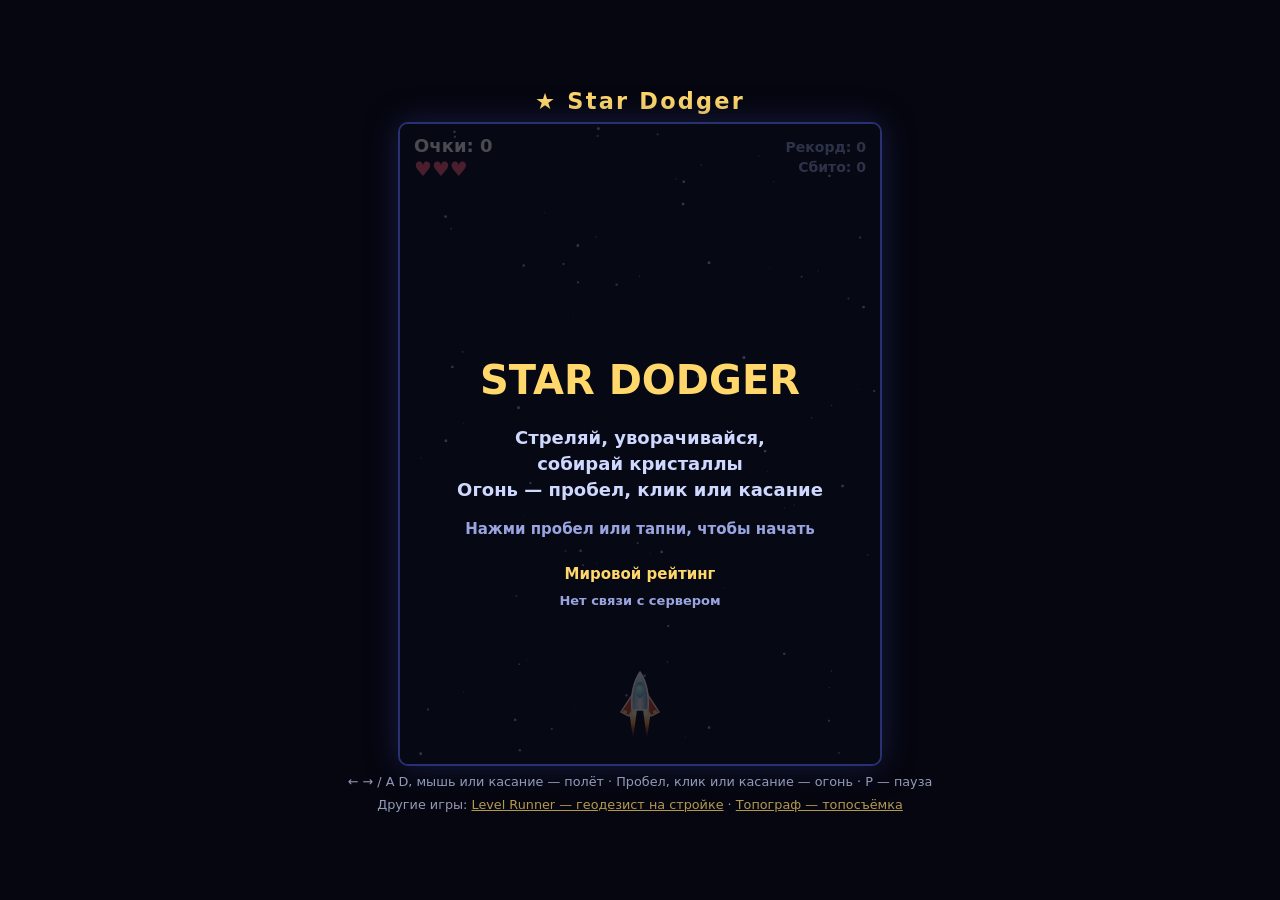
<file: index.html>
<!doctype html>
<html lang="ru">
<head>
<meta charset="utf-8">
<meta name="viewport" content="width=device-width, initial-scale=1">
<title>Star Dodger</title>
<link rel="stylesheet" href="style.css?v=20261002b">
</head>
<body>
<main>
  <h1>★ Star Dodger</h1>
  <canvas id="game" width="480" height="640"></canvas>
  <form id="nameForm" hidden>
    <input id="nameInput" maxlength="20" placeholder="Ваше имя" autocomplete="nickname">
    <button>В рейтинг</button>
  </form>
  <p class="hint">← → / A D, мышь или касание — полёт · Пробел, клик или касание — огонь · P — пауза</p>
  <p class="hint">Другие игры: <a href="surveyor/">Level Runner — геодезист на стройке</a> · <a href="topograf/">Топограф — топосъёмка</a></p>
</main>
<script src="https://telegram.org/js/telegram-web-app.js"></script>
<script src="webapp.js?v=20261002b"></script>
<script src="game.js?v=20261002b"></script>
</body>
</html>
</file>
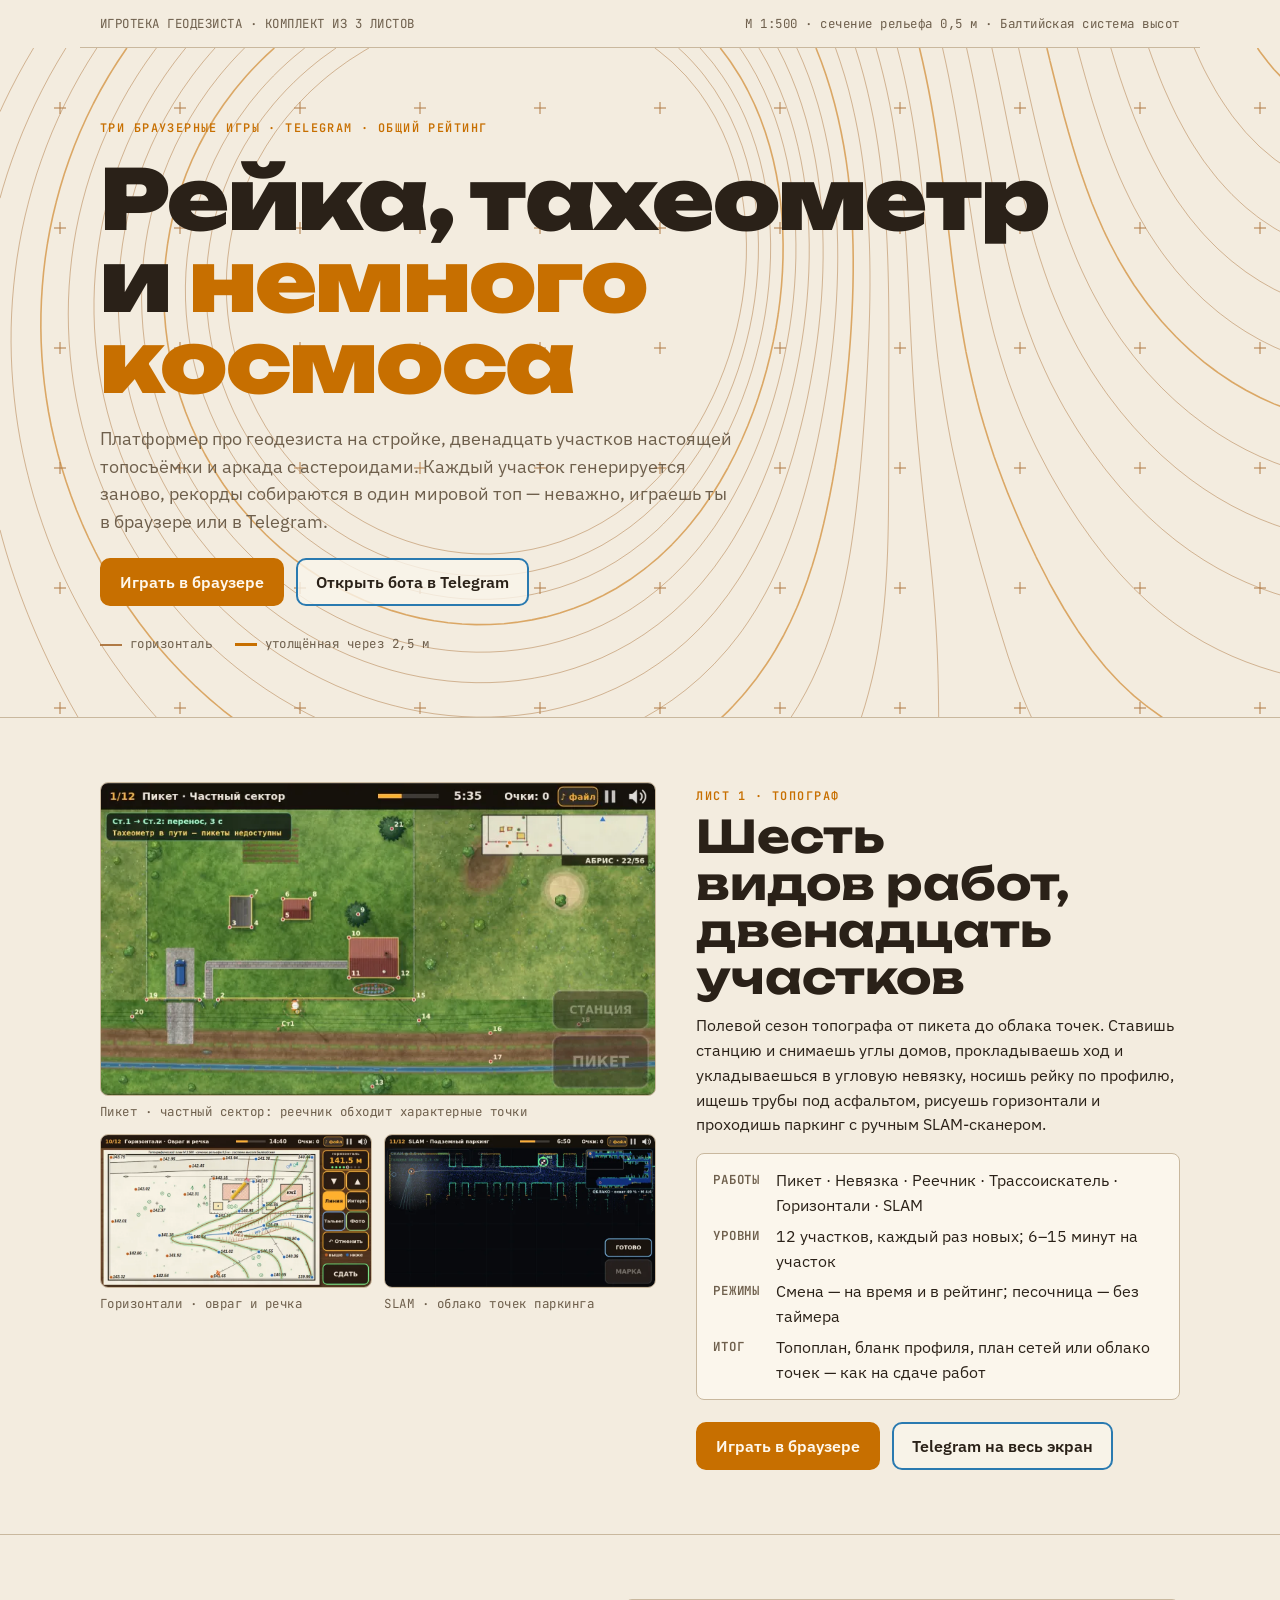
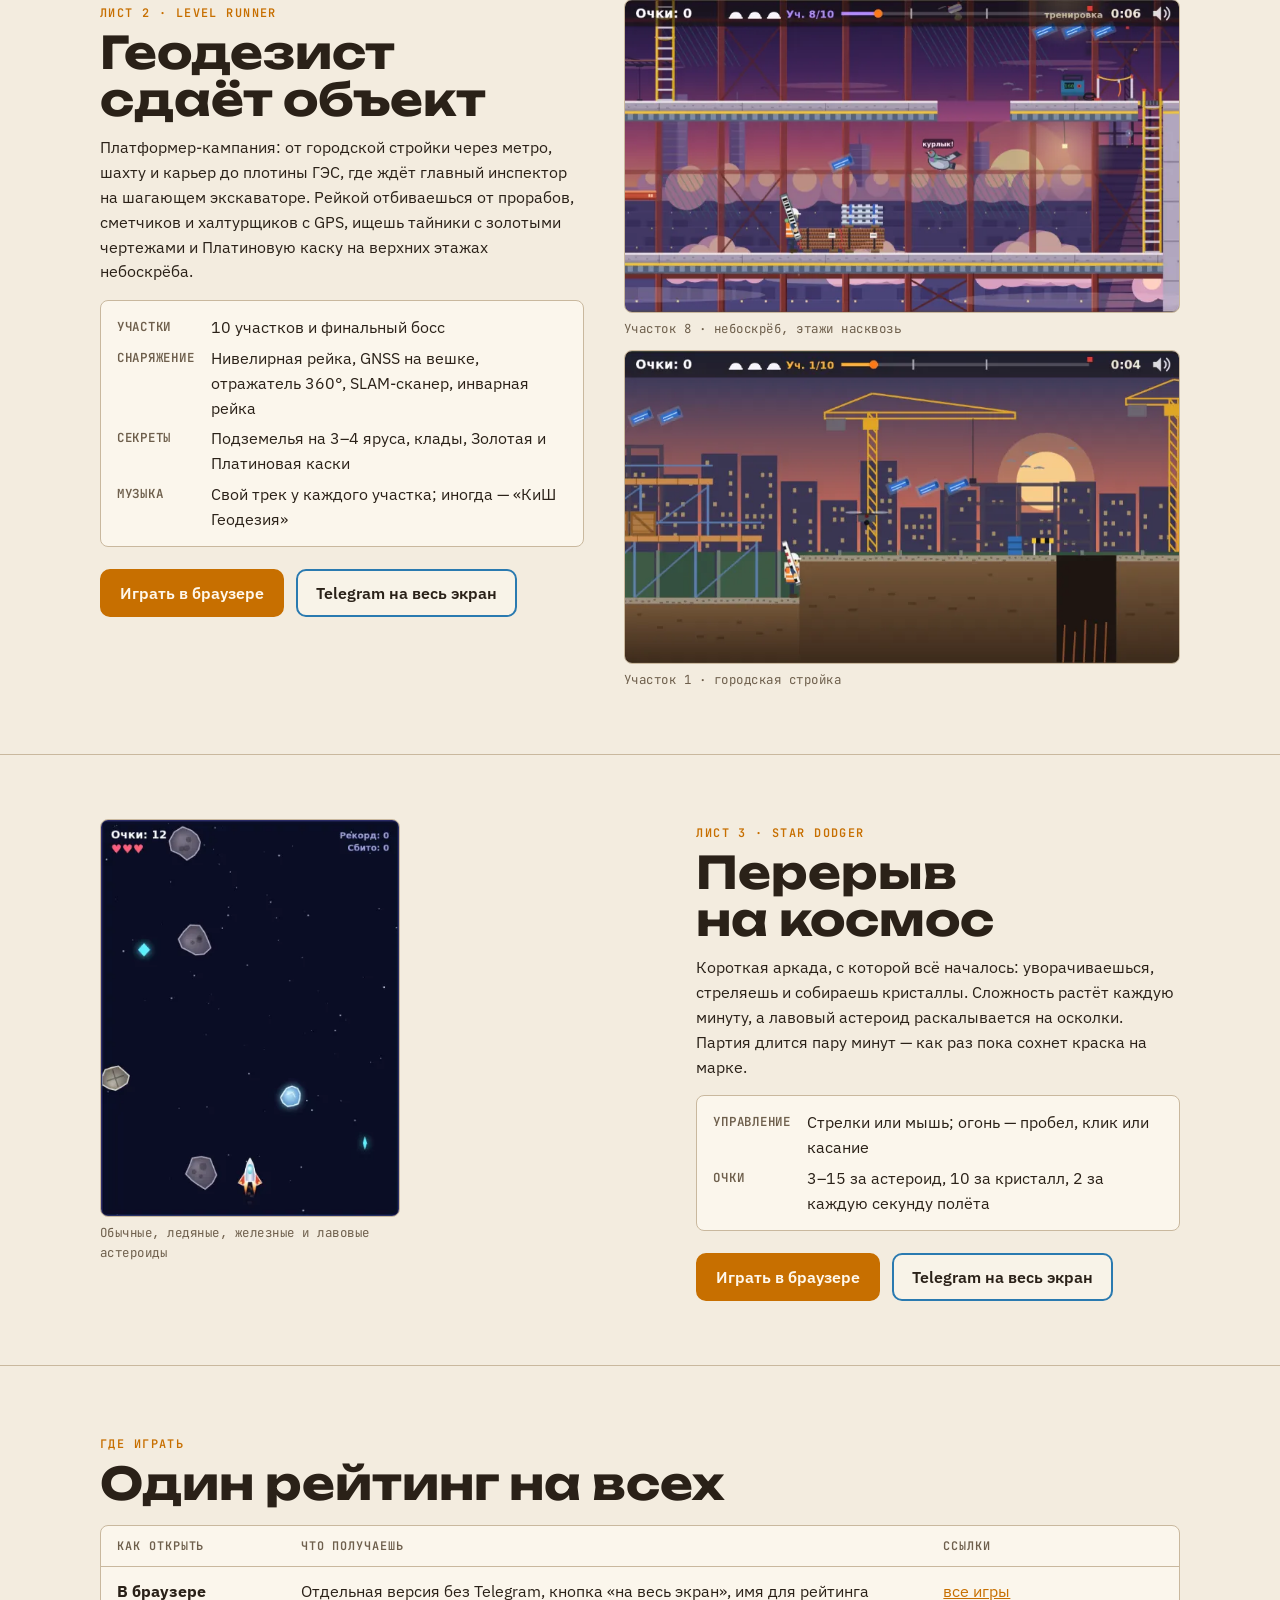
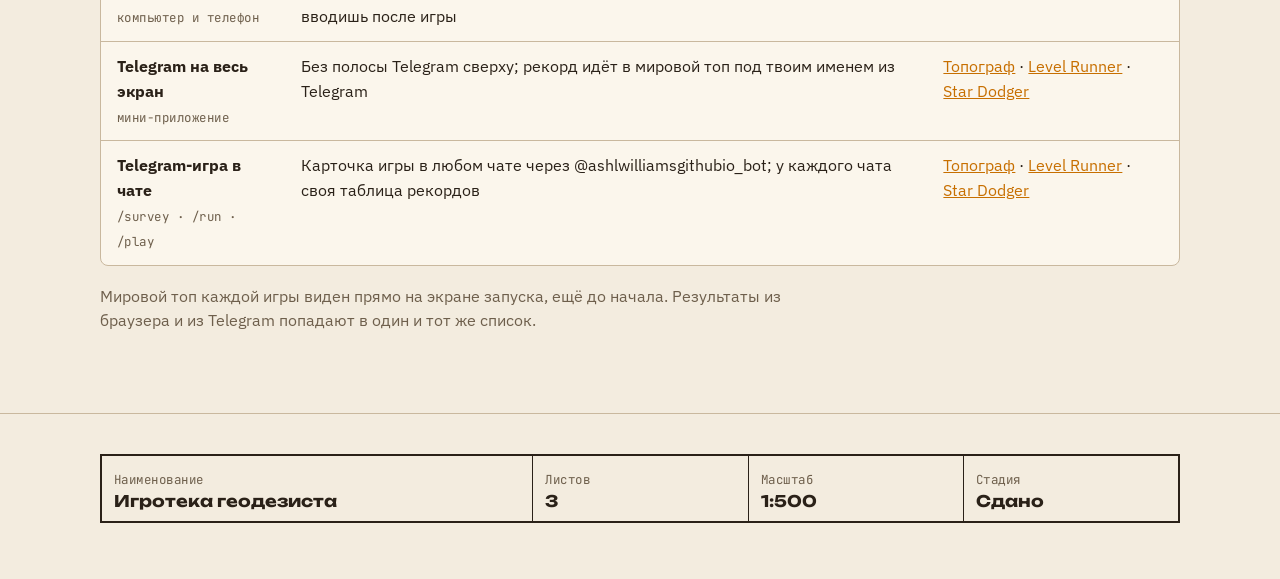
<file: igroteka/index.html>
<!doctype html>
<html lang="ru">
<head>
<meta charset="utf-8">
<meta name="viewport" content="width=device-width, initial-scale=1, viewport-fit=cover">
<meta name="description" content="Три игры про геодезию и космос — Топограф, Level Runner и Star Dodger: в браузере и в Telegram, с общим мировым рейтингом.">
<meta property="og:title" content="Игротека геодезиста">
<meta property="og:description" content="Топограф, Level Runner и Star Dodger — играть в браузере и в Telegram.">
<title>Игротека геодезиста</title>
<link rel="preconnect" href="https://fonts.googleapis.com">
<link rel="preconnect" href="https://fonts.gstatic.com" crossorigin>
<link rel="stylesheet" href="https://fonts.googleapis.com/css2?family=Unbounded:wght@500;700;900&family=IBM+Plex+Sans:wght@400;500;600&family=JetBrains+Mono:wght@400;600&display=swap">
<style>
/* Макет: лист топоплана ночью — сетка координат и горизонтали; три игры — три листа комплекта, штамп внизу */
:root {
  --bg: #f3ecdf; --sheet: #fbf6ec; --ink: #2a2118; --dim: #6e5f4c; --line: #c9b89e; --contour: #b07a45;
  --accent: #c76f00; --accent-ink: #fff8ec; --tg: #2a7ab0;
  --display: "Unbounded", "Arial Black", system-ui, sans-serif;
  --body: "IBM Plex Sans", system-ui, -apple-system, "Segoe UI", sans-serif;
  --mono: "JetBrains Mono", ui-monospace, "SFMono-Regular", Consolas, monospace;
}
@media (prefers-color-scheme: dark) { :root:not([data-theme="light"]) {
  --bg: #15110d; --sheet: #1e1812; --ink: #f1e6d6; --dim: #b5a58c; --line: #4a3c2c; --contour: #7a5631;
  --accent: #ffb02e; --accent-ink: #1a120a; --tg: #6cc0f5; color-scheme: dark } }
:root[data-theme="dark"] {
  --bg: #15110d; --sheet: #1e1812; --ink: #f1e6d6; --dim: #b5a58c; --line: #4a3c2c; --contour: #7a5631;
  --accent: #ffb02e; --accent-ink: #1a120a; --tg: #6cc0f5; color-scheme: dark }

* { box-sizing: border-box; }
body { background: var(--bg); color: var(--ink); font: 16px/1.55 var(--body); }
.wrap { max-width: 1120px; margin: 0 auto; padding-inline: 20px; }
a { color: inherit; }
a:focus-visible, button:focus-visible { outline: 3px solid var(--accent); outline-offset: 3px; border-radius: 6px; }
.mono { font-family: var(--mono); font-size: .78rem; letter-spacing: .04em; color: var(--dim); }

/* ---------- шапка-полоса с координатами ---------- */
.rail { display: flex; flex-wrap: wrap; gap: 6px 24px; justify-content: space-between; padding-block: 14px; border-bottom: 1px solid var(--line); }

/* ---------- первый экран ---------- */
.hero { position: relative; overflow: hidden; border-bottom: 1px solid var(--line); }
.hero canvas { position: absolute; inset: 0; width: 100%; height: 100%; display: block; }
.hero .wrap { position: relative; padding-block: 72px 64px; display: grid; gap: 22px; }
h1 { margin: 0; font: 900 clamp(2.3rem, 7vw, 5.2rem)/0.98 var(--display); letter-spacing: -.02em; text-wrap: balance; max-width: 13ch; }
h1 em { font-style: normal; color: var(--accent); }
.lead { margin: 0; max-width: 58ch; font-size: 1.12rem; color: var(--dim); }
.cta { display: flex; flex-wrap: wrap; gap: 12px; }
.btn { display: inline-flex; align-items: center; gap: 8px; padding: 12px 18px; border-radius: 10px; font: 600 .98rem var(--body);
       text-decoration: none; border: 2px solid var(--accent); transition: transform .15s ease, background-color .15s ease; }
.btn.main { background: var(--accent); color: var(--accent-ink); }
.btn.ghost { color: var(--ink); background: color-mix(in srgb, var(--sheet) 80%, transparent); }
.btn.tg { border-color: var(--tg); color: var(--ink); background: color-mix(in srgb, var(--sheet) 80%, transparent); }
.btn:hover { transform: translateY(-2px); }
.legend { display: flex; flex-wrap: wrap; gap: 8px 22px; margin-top: 6px; }
.legend span::before { content: ""; display: inline-block; width: 22px; height: 2px; vertical-align: middle; margin-right: 8px; background: var(--contour); }
.legend span.thick::before { height: 3px; background: var(--accent); }

/* ---------- листы-игры ---------- */
.sheet { border-bottom: 1px solid var(--line); padding-block: 64px; }
.sheet .wrap { display: grid; grid-template-columns: minmax(0, 1.15fr) minmax(0, 1fr); gap: 40px; align-items: start; }
.sheet.flip .wrap { grid-template-columns: minmax(0, 1fr) minmax(0, 1.15fr); }
.sheet.flip .shots { order: 2; }
.tag { font: 600 .74rem var(--mono); letter-spacing: .12em; text-transform: uppercase; color: var(--accent); }
h2 { margin: 6px 0 12px; font: 700 clamp(1.8rem, 4vw, 2.8rem)/1.05 var(--display); text-wrap: balance; }
.sheet p { margin: 0 0 16px; max-width: 60ch; }
.shots { display: grid; gap: 12px; min-width: 0; }
.shots img { width: 100%; height: auto; display: block; border-radius: 8px; border: 1px solid var(--line); background: #000; }
.shots .pair { display: grid; grid-template-columns: 1fr 1fr; gap: 12px; }
.shots figcaption { margin-top: 6px; }
.shots figure { margin: 0; min-width: 0; }
.facts { display: grid; grid-template-columns: max-content 1fr; gap: 6px 16px; margin: 0 0 22px; padding: 14px 16px; background: var(--sheet); border: 1px solid var(--line); border-radius: 8px; }
.facts dt { font: 600 .78rem var(--mono); color: var(--dim); text-transform: uppercase; letter-spacing: .06em; padding-top: 3px; }
.facts dd { margin: 0; min-width: 0; }
.levels { font-variant-numeric: tabular-nums; }
.sd-shot { max-width: 300px; margin-inline: auto; }

/* ---------- рейтинг и где играть ---------- */
.where { padding-block: 64px; border-bottom: 1px solid var(--line); }
.where h2 { margin-bottom: 18px; }
.table-scroll { overflow-x: auto; border: 1px solid var(--line); border-radius: 8px; background: var(--sheet); }
table { border-collapse: collapse; width: 100%; min-width: 620px; }
th, td { text-align: left; padding: 12px 16px; border-bottom: 1px solid var(--line); vertical-align: top; }
th { font: 600 .74rem var(--mono); text-transform: uppercase; letter-spacing: .08em; color: var(--dim); }
tr:last-child td { border-bottom: 0; }
td a { color: var(--accent); }
.note { margin-top: 18px; max-width: 70ch; color: var(--dim); }

/* ---------- штамп чертежа ---------- */
.stamp { padding-block: 40px 56px; }
.stamp .grid { display: grid; grid-template-columns: 2fr 1fr 1fr 1fr; border: 2px solid var(--ink); }
.stamp .grid > div { padding: 10px 12px; border-left: 1px solid var(--ink); min-width: 0; }
.stamp .grid > div:first-child { border-left: 0; }
.stamp b { display: block; font: 700 1rem var(--display); }

@media (max-width: 820px) {
  .sheet .wrap, .sheet.flip .wrap { grid-template-columns: minmax(0, 1fr); }
  .sheet.flip .shots { order: 0; }
  .stamp .grid { grid-template-columns: 1fr 1fr; }
  .stamp .grid > div:nth-child(3) { border-left: 0; }
  .stamp .grid > div:nth-child(n+3) { border-top: 1px solid var(--ink); }
}
@media (max-width: 460px) { .shots .pair { grid-template-columns: 1fr; } .facts { grid-template-columns: 1fr; gap: 2px; } .facts dd { margin-bottom: 8px; } }
@media (prefers-reduced-motion: reduce) { .btn { transition: none; } .btn:hover { transform: none; } }
</style>
<style>html{color-scheme:light dark} body{margin:0}</style>
</head>
<body>


<header class="rail wrap mono" aria-label="Реквизиты листа">
  <span>ИГРОТЕКА ГЕОДЕЗИСТА · КОМПЛЕКТ ИЗ 3 ЛИСТОВ</span>
  <span>М 1:500 · сечение рельефа 0,5 м · Балтийская система высот</span>
</header>

<section class="hero" aria-labelledby="hero-title">
  <canvas id="contours" aria-hidden="true"></canvas>
  <div class="wrap">
    <span class="tag">Три браузерные игры · Telegram · общий рейтинг</span>
    <h1 id="hero-title">Рейка, тахеометр и <em>немного космоса</em></h1>
    <p class="lead">Платформер про геодезиста на стройке, двенадцать участков настоящей топосъёмки и аркада с астероидами.
      Каждый участок генерируется заново, рекорды собираются в один мировой топ — неважно, играешь ты в браузере или в Telegram.</p>
    <div class="cta">
      <a class="btn main" href="https://ashlwilliams.github.io/Test_Claude/web/" target="_blank" rel="noopener">Играть в браузере</a>
      <a class="btn tg" href="https://t.me/ashlwilliamsgithubio_bot" target="_blank" rel="noopener">Открыть бота в Telegram</a>
    </div>
    <div class="legend mono" aria-hidden="true"><span>горизонталь</span><span class="thick">утолщённая через 2,5 м</span></div>
  </div>
</section>

<section class="sheet" aria-labelledby="t-tp">
  <div class="wrap">
    <div class="shots">
      <figure><img src="[data-uri]" alt="Топограф, уровень «Пикет»: реечник снимает частный сектор, мини-абрис в углу"><figcaption class="mono">Пикет · частный сектор: реечник обходит характерные точки</figcaption></figure>
      <div class="pair">
        <figure><img src="[data-uri]" alt="Топограф, уровень «Горизонтали»: лист плана с пикетами и горизонталями"><figcaption class="mono">Горизонтали · овраг и речка</figcaption></figure>
        <figure><img src="[data-uri]" alt="Топограф, уровень SLAM: облако точек подземного паркинга"><figcaption class="mono">SLAM · облако точек паркинга</figcaption></figure>
      </div>
    </div>
    <div>
      <span class="tag">Лист 1 · Топограф</span>
      <h2 id="t-tp">Шесть видов работ, двенадцать участков</h2>
      <p>Полевой сезон топографа от пикета до облака точек. Ставишь станцию и снимаешь углы домов, прокладываешь ход и укладываешься
         в угловую невязку, носишь рейку по профилю, ищешь трубы под асфальтом, рисуешь горизонтали и проходишь паркинг с ручным SLAM-сканером.</p>
      <dl class="facts">
        <dt>Работы</dt><dd>Пикет · Невязка · Реечник · Трассоискатель · Горизонтали · SLAM</dd>
        <dt>Уровни</dt><dd class="levels">12 участков, каждый раз новых; 6–15 минут на участок</dd>
        <dt>Режимы</dt><dd>Смена — на время и в рейтинг; песочница — без таймера</dd>
        <dt>Итог</dt><dd>Топоплан, бланк профиля, план сетей или облако точек — как на сдаче работ</dd>
      </dl>
      <div class="cta">
        <a class="btn main" href="https://ashlwilliams.github.io/Test_Claude/topograf/web.html" target="_blank" rel="noopener">Играть в браузере</a>
        <a class="btn tg" href="https://t.me/ashlwilliamsgithubio_bot/topografnew" target="_blank" rel="noopener">Telegram на весь экран</a>
      </div>
    </div>
  </div>
</section>

<section class="sheet flip" aria-labelledby="t-lr">
  <div class="wrap">
    <div>
      <span class="tag">Лист 2 · Level Runner</span>
      <h2 id="t-lr">Геодезист сдаёт объект</h2>
      <p>Платформер-кампания: от городской стройки через метро, шахту и карьер до плотины ГЭС, где ждёт главный инспектор на шагающем экскаваторе.
         Рейкой отбиваешься от прорабов, сметчиков и халтурщиков с GPS, ищешь тайники с золотыми чертежами и Платиновую каску на верхних этажах небоскрёба.</p>
      <dl class="facts">
        <dt>Участки</dt><dd class="levels">10 участков и финальный босс</dd>
        <dt>Снаряжение</dt><dd>Нивелирная рейка, GNSS на вешке, отражатель 360°, SLAM-сканер, инварная рейка</dd>
        <dt>Секреты</dt><dd>Подземелья на 3–4 яруса, клады, Золотая и Платиновая каски</dd>
        <dt>Музыка</dt><dd>Свой трек у каждого участка; иногда — «КиШ Геодезия»</dd>
      </dl>
      <div class="cta">
        <a class="btn main" href="https://ashlwilliams.github.io/Test_Claude/surveyor/web.html" target="_blank" rel="noopener">Играть в браузере</a>
        <a class="btn tg" href="https://t.me/ashlwilliamsgithubio_bot/levelrunnernew" target="_blank" rel="noopener">Telegram на весь экран</a>
      </div>
    </div>
    <div class="shots">
      <figure><img src="[data-uri]" alt="Level Runner, небоскрёб: геодезист с инварной рейкой на этаже, голубь «курлык»"><figcaption class="mono">Участок 8 · небоскрёб, этажи насквозь</figcaption></figure>
      <figure><img src="[data-uri]" alt="Level Runner, городская стройка: геодезист с рейкой у забора стройки"><figcaption class="mono">Участок 1 · городская стройка</figcaption></figure>
    </div>
  </div>
</section>

<section class="sheet" aria-labelledby="t-sd">
  <div class="wrap">
    <div class="shots"><figure class="sd-shot"><img src="[data-uri]" alt="Star Dodger: корабль среди астероидов и кристаллов"><figcaption class="mono">Обычные, ледяные, железные и лавовые астероиды</figcaption></figure></div>
    <div>
      <span class="tag">Лист 3 · Star Dodger</span>
      <h2 id="t-sd">Перерыв на космос</h2>
      <p>Короткая аркада, с которой всё началось: уворачиваешься, стреляешь и собираешь кристаллы. Сложность растёт каждую минуту,
         а лавовый астероид раскалывается на осколки. Партия длится пару минут — как раз пока сохнет краска на марке.</p>
      <dl class="facts">
        <dt>Управление</dt><dd>Стрелки или мышь; огонь — пробел, клик или касание</dd>
        <dt>Очки</dt><dd>3–15 за астероид, 10 за кристалл, 2 за каждую секунду полёта</dd>
      </dl>
      <div class="cta">
        <a class="btn main" href="https://ashlwilliams.github.io/Test_Claude/web.html" target="_blank" rel="noopener">Играть в браузере</a>
        <a class="btn tg" href="https://t.me/ashlwilliamsgithubio_bot/stardodgernew" target="_blank" rel="noopener">Telegram на весь экран</a>
      </div>
    </div>
  </div>
</section>

<section class="where" aria-labelledby="t-where">
  <div class="wrap">
    <span class="tag">Где играть</span>
    <h2 id="t-where">Один рейтинг на всех</h2>
    <div class="table-scroll">
      <table>
        <thead><tr><th>Как открыть</th><th>Что получаешь</th><th>Ссылки</th></tr></thead>
        <tbody>
          <tr><td><b>В браузере</b><br><span class="mono">компьютер и телефон</span></td><td>Отдельная версия без Telegram, кнопка «на весь экран», имя для рейтинга вводишь после игры</td>
              <td><a href="https://ashlwilliams.github.io/Test_Claude/web/" target="_blank" rel="noopener">все игры</a></td></tr>
          <tr><td><b>Telegram на весь экран</b><br><span class="mono">мини-приложение</span></td><td>Без полосы Telegram сверху; рекорд идёт в мировой топ под твоим именем из Telegram</td>
              <td><a href="https://t.me/ashlwilliamsgithubio_bot/topografnew" target="_blank" rel="noopener">Топограф</a> · <a href="https://t.me/ashlwilliamsgithubio_bot/levelrunnernew" target="_blank" rel="noopener">Level Runner</a> · <a href="https://t.me/ashlwilliamsgithubio_bot/stardodgernew" target="_blank" rel="noopener">Star Dodger</a></td></tr>
          <tr><td><b>Telegram-игра в чате</b><br><span class="mono">/survey · /run · /play</span></td><td>Карточка игры в любом чате через @ashlwilliamsgithubio_bot; у каждого чата своя таблица рекордов</td>
              <td><a href="https://t.me/ashlwilliamsgithubio_bot?game=topograf" target="_blank" rel="noopener">Топограф</a> · <a href="https://t.me/ashlwilliamsgithubio_bot?game=levelrunner" target="_blank" rel="noopener">Level Runner</a> · <a href="https://t.me/ashlwilliamsgithubio_bot?game=stardodger" target="_blank" rel="noopener">Star Dodger</a></td></tr>
        </tbody>
      </table>
    </div>
    <p class="note">Мировой топ каждой игры виден прямо на экране запуска, ещё до начала. Результаты из браузера и из Telegram попадают в один и тот же список.</p>
  </div>
</section>

<footer class="stamp wrap" aria-label="Штамп">
  <div class="grid">
    <div><span class="mono">Наименование</span><b>Игротека геодезиста</b></div>
    <div><span class="mono">Листов</span><b>3</b></div>
    <div><span class="mono">Масштаб</span><b>1:500</b></div>
    <div><span class="mono">Стадия</span><b>Сдано</b></div>
  </div>
</footer>

<script>
// Горизонтали на первом экране: поле высот из нескольких «холмов», изолинии методом квадратов; медленно дрейфуют.
(() => {
  const cv = document.getElementById('contours'), ctx = cv.getContext('2d');
  const still = matchMedia('(prefers-reduced-motion: reduce)').matches;
  const hills = Array.from({ length: 7 }, (_, i) => ({ x: Math.random(), y: Math.random(), r: .18 + Math.random() * .25, h: (i % 3 ? 1 : -.7) * (.6 + Math.random()), vx: (Math.random() - .5) * .004, vy: (Math.random() - .5) * .004 }));
  let W = 0, H = 0, dpr = 1;
  const css = n => getComputedStyle(document.documentElement).getPropertyValue(n).trim();
  function size() { dpr = Math.min(devicePixelRatio || 1, 2); W = cv.clientWidth; H = cv.clientHeight; cv.width = W * dpr; cv.height = H * dpr; }
  function field(x, y) { let z = .6 * y / H; for (const k of hills) { const dx = x - k.x * W, dy = y - k.y * H, R = k.r * Math.max(W, H); z += k.h * Math.exp(-(dx * dx + dy * dy) / (R * R)); } return z; }
  function draw(t) {
    ctx.setTransform(dpr, 0, 0, dpr, 0, 0); ctx.clearRect(0, 0, W, H);
    const step = 14, nx = Math.ceil(W / step) + 1, ny = Math.ceil(H / step) + 1, g = new Float32Array(nx * ny);
    for (let j = 0; j < ny; j++) for (let i = 0; i < nx; i++) g[j * nx + i] = field(i * step, j * step);
    const lo = -1.2, hi = 2.2, dz = .12, thin = css('--contour'), bold = css('--accent');
    for (let k = 0, z = lo; z < hi; z += dz, k++) {
      ctx.beginPath();
      for (let j = 0; j < ny - 1; j++) for (let i = 0; i < nx - 1; i++) {
        const a = g[j * nx + i], b = g[j * nx + i + 1], c = g[(j + 1) * nx + i + 1], d = g[(j + 1) * nx + i];
        const pts = []; const x = i * step, y = j * step;
        if ((a > z) !== (b > z)) pts.push([x + step * (z - a) / (b - a), y]);
        if ((b > z) !== (c > z)) pts.push([x + step, y + step * (z - b) / (c - b)]);
        if ((d > z) !== (c > z)) pts.push([x + step * (z - d) / (c - d), y + step]);
        if ((a > z) !== (d > z)) pts.push([x, y + step * (z - a) / (d - a)]);
        if (pts.length >= 2) { ctx.moveTo(pts[0][0], pts[0][1]); ctx.lineTo(pts[1][0], pts[1][1]); if (pts.length === 4) { ctx.moveTo(pts[2][0], pts[2][1]); ctx.lineTo(pts[3][0], pts[3][1]); } }
      }
      const main = k % 5 === 0; ctx.strokeStyle = main ? bold : thin; ctx.globalAlpha = main ? .55 : .5; ctx.lineWidth = main ? 1.6 : 1; ctx.stroke();
    }
    ctx.globalAlpha = 1;
    // кресты координатной сетки, как на листе плана
    ctx.strokeStyle = thin; ctx.lineWidth = 1;
    for (let x = 60; x < W; x += 120) for (let y = 60; y < H; y += 120) { ctx.beginPath(); ctx.moveTo(x - 6, y); ctx.lineTo(x + 6, y); ctx.moveTo(x, y - 6); ctx.lineTo(x, y + 6); ctx.stroke(); }
  }
  let last = 0;
  function tick(t) {
    if (t - last > 66) { for (const k of hills) { k.x += k.vx * .05; k.y += k.vy * .05; if (k.x < -.1 || k.x > 1.1) k.vx *= -1; if (k.y < -.1 || k.y > 1.1) k.vy *= -1; } draw(t); last = t; }
    requestAnimationFrame(tick);
  }
  size(); draw(0);
  addEventListener('resize', () => { size(); draw(0); });
  matchMedia('(prefers-color-scheme: dark)').addEventListener('change', () => draw(0));
  new MutationObserver(() => draw(0)).observe(document.documentElement, { attributes: true, attributeFilter: ['data-theme'] });
  if (!still) requestAnimationFrame(tick);
})();
</script>

</body>
</html>
</file>
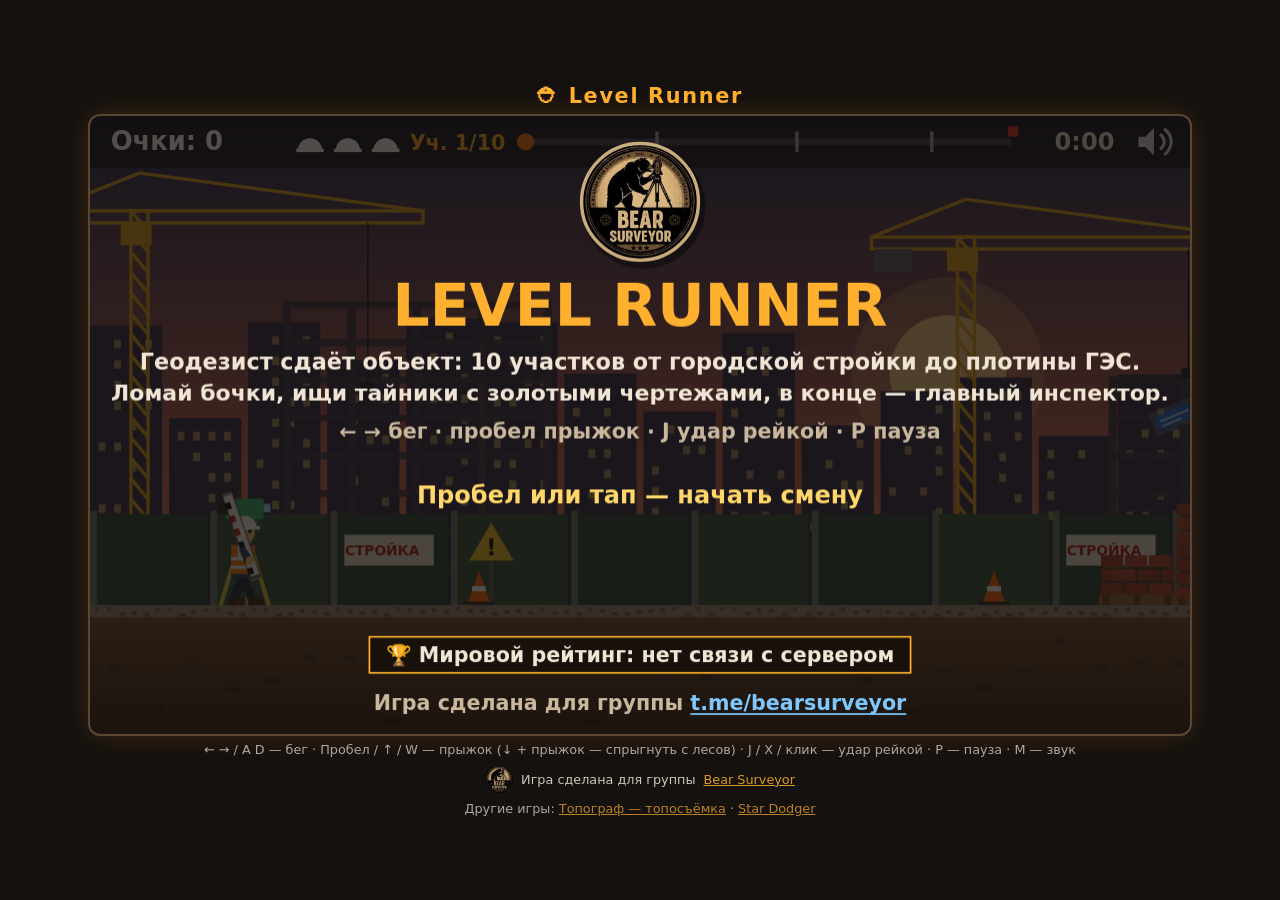
<file: surveyor/index.html>
<!doctype html>
<html lang="ru">
<head>
<meta charset="utf-8">
<meta name="viewport" content="width=device-width, initial-scale=1, maximum-scale=1, user-scalable=no">
<meta name="screen-orientation" content="landscape">
<title>Level Runner</title>
<link rel="stylesheet" href="style.css?v=20261002b">
</head>
<body>
<main>
  <h1>⛑ Level Runner</h1>
  <!-- сцена: на компьютере — окно 16:9, на телефоне — весь экран; в вертикальном положении поворачивается на 90° -->
  <div id="stage">
    <canvas id="game"></canvas>
    <form id="nameForm" hidden>
      <input id="nameInput" maxlength="20" placeholder="Ваше имя" autocomplete="nickname">
      <button>В рейтинг</button>
    </form>
  </div>
  <p class="hint">← → / A D — бег · Пробел / ↑ / W — прыжок (↓ + прыжок — спрыгнуть с лесов) · J / X / клик — удар рейкой · P — пауза · M — звук</p>
  <p class="hint credit"><img src="img/bear-surveyor.jpg" alt="Bear Surveyor" width="28" height="28"> Игра сделана для группы <a href="https://t.me/bearsurveyor" target="_blank" rel="noopener">Bear Surveyor</a></p>
  <p class="hint">Другие игры: <a href="../topograf/">Топограф — топосъёмка</a> · <a href="../">Star Dodger</a></p>
</main>
<script src="https://telegram.org/js/telegram-web-app.js"></script>
<script src="../webapp.js?v=20261002b"></script>
<script src="audio.js?v=20261002b"></script>
<script src="engine.js?v=20261002b"></script>
<!-- участки кампании: каждый — отдельная тема (см. THEMES.md) -->
<script src="themes/01-city.js?v=20261002b"></script>
<script src="themes/02-pit.js?v=20261002b"></script>
<script src="themes/03-metro.js?v=20261002b"></script>
<script src="themes/04-mine.js?v=20261002b"></script>
<script src="themes/05-quarry.js?v=20261002b"></script>
<script src="themes/06-road.js?v=20261002b"></script>
<script src="themes/07-bridge.js?v=20261002b"></script>
<script src="themes/08-tower.js?v=20261002b"></script>
<script src="themes/09-tundra.js?v=20261002b"></script>
<script src="themes/10-dam.js?v=20261002b"></script>
<script>startGame();</script>
</body>
</html>
</file>
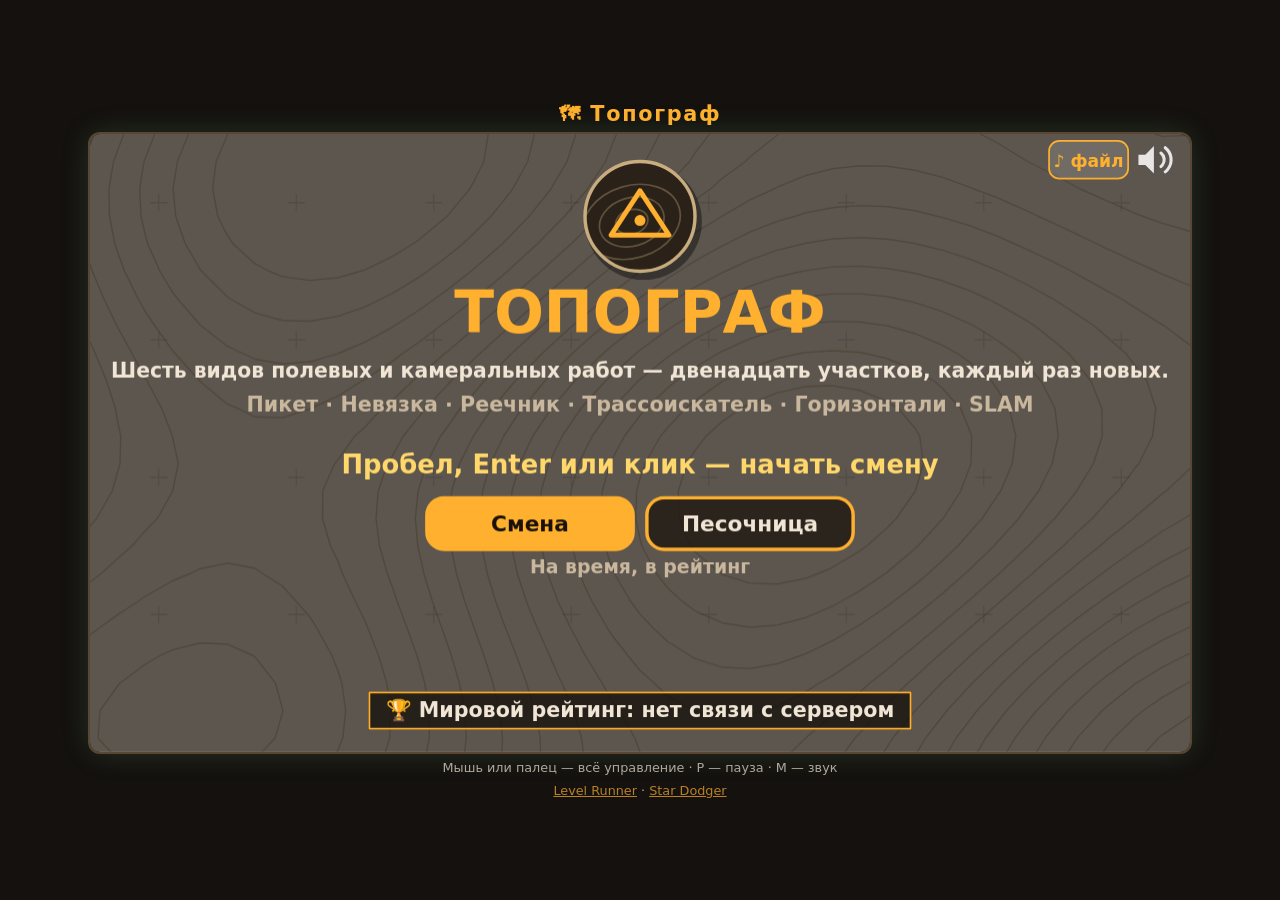
<file: topograf/index.html>
<!doctype html>
<html lang="ru">
<head>
<meta charset="utf-8">
<meta name="viewport" content="width=device-width, initial-scale=1, maximum-scale=1, user-scalable=no">
<meta name="screen-orientation" content="landscape">
<title>Топограф</title>
<link rel="stylesheet" href="style.css?v=20261002b">
</head>
<body>
<main>
  <h1>🗺 Топограф</h1>
  <!-- сцена: на компьютере — окно 16:9, на телефоне — весь экран; в вертикальном положении поворачивается на 90° -->
  <div id="stage">
    <canvas id="game"></canvas>
    <form id="nameForm" hidden>
      <input id="nameInput" maxlength="20" placeholder="Ваше имя" autocomplete="nickname">
      <button>В рейтинг</button>
    </form>
  </div>
  <p class="hint">Мышь или палец — всё управление · P — пауза · M — звук</p>
  <p class="hint"><a href="../surveyor/">Level Runner</a> · <a href="../">Star Dodger</a></p>
</main>
<script src="https://telegram.org/js/telegram-web-app.js"></script>
<script src="../webapp.js?v=20261002b"></script>
<script src="music.js?v=20261002b"></script>
<script src="audio.js?v=20261002b"></script>
<script src="core.js?v=20261002b"></script>
<script src="symbols.js?v=20261002b"></script>
<!-- виды работ: каждый — отдельный файл, в каждом два варианта участка (см. MODES.md) -->
<script src="modes/1-piket.js?v=20261002b"></script>
<script src="modes/2-traverse.js?v=20261002b"></script>
<script src="modes/3-staffman.js?v=20261002b"></script>
<script src="modes/4-locator.js?v=20261002b"></script>
<script src="modes/5-contours.js?v=20261002b"></script>
<script src="modes/6-slam.js?v=20261002b"></script>
<script>startGame();</script>
</body>
</html>
</file>
<file: style.css>
html, body { margin: 0; height: 100%; background: #05060f; color: #cfd8ff; font-family: system-ui, sans-serif; }
main { min-height: 100%; display: flex; flex-direction: column; align-items: center; justify-content: center; gap: 8px; }
h1 { margin: 0; font-size: 1.4rem; letter-spacing: .1em; color: #ffd76a; }
canvas { max-width: 96vw; max-height: 82vh; aspect-ratio: 3 / 4; background: #0a0d24; border: 2px solid #2a3170; border-radius: 10px; box-shadow: 0 0 30px #2a317088; touch-action: none; cursor: none; }
.hint { margin: 0; font-size: .8rem; opacity: .7; }
#nameForm { display: flex; gap: 8px; }
#nameForm[hidden] { display: none; }
#nameForm input, #nameForm button { font: inherit; font-size: 1rem; padding: 8px 12px; border-radius: 8px; border: 2px solid #2a3170; background: #0a0d24; color: #cfd8ff; }
#nameForm button { background: #ffd76a; color: #05060f; border-color: #ffd76a; font-weight: bold; cursor: pointer; }
.hint a { color: #ffd76a; }

/* Telegram Mini App на весь экран: ниже кнопок «Закрыть» и «⋯» Telegram */
html.tgapp main { padding: calc(var(--tg-safe-area-inset-top, 0px) + var(--tg-content-safe-area-inset-top, 0px)) 0 var(--tg-safe-area-inset-bottom, 0px); box-sizing: border-box; }
/* на весь экран (fullscreen.js): только холст, как можно крупнее */
html.fs h1, html.fs .hint { display: none; }
html.fs canvas { max-height: 98vh; max-width: 98vw; }
</file>
<file: surveyor/style.css>
html, body { margin: 0; height: 100%; background: #14110f; color: #f1e6d6; font-family: system-ui, sans-serif; -webkit-user-select: none; user-select: none; -webkit-touch-callout: none; }
main { min-height: 100%; display: flex; flex-direction: column; align-items: center; justify-content: center; gap: 8px; padding: 8px 0; box-sizing: border-box; }
h1 { margin: 0; font-size: 1.3rem; letter-spacing: .08em; color: #ffb02e; }
.hint { margin: 0; font-size: .8rem; opacity: .7; text-align: center; padding: 0 12px; }
.hint a { color: #ffb02e; }
.credit { display: flex; align-items: center; justify-content: center; gap: 8px; opacity: .85; }
.credit img { border-radius: 50%; }

/* размеры сцены и холста задаёт game.js (layout) */
#stage { position: relative; flex: none; }
#stage canvas { position: absolute; display: block; background: #1e2a4a; border-radius: 10px; outline: 2px solid #5a4632; box-shadow: 0 0 30px #ff8a1a33; touch-action: none; }

/* телефон: игра на весь экран, без заголовка и подсказок */
body.touch { overflow: hidden; position: fixed; inset: 0; touch-action: none; }
body.touch main { display: block; padding: 0; }
body.touch h1, body.touch .hint { display: none; }
body.touch #stage { position: fixed; left: 0; top: 0; background: #14110f; }
body.touch #stage canvas { border-radius: 0; outline: none; box-shadow: none; }
/* телефон держат вертикально — поворачиваем сцену, чтобы игра шла горизонтально */
body.rotated #stage { transform-origin: top left; transform: rotate(90deg) translateY(-100%); }

#nameForm { position: absolute; left: 50%; bottom: 12px; transform: translateX(-50%); display: flex; gap: 8px; z-index: 2; }
#nameForm[hidden] { display: none; }
#nameForm input, #nameForm button { font: inherit; font-size: 1rem; padding: 8px 12px; border-radius: 8px; border: 2px solid #5a4632; background: rgba(42,34,27,.92); color: #f1e6d6; }
#nameForm input { width: 11em; }
#nameForm button { background: #ffb02e; color: #1a120a; border-color: #ffb02e; font-weight: bold; cursor: pointer; }

/* Telegram Mini App (в том числе Telegram на компьютере): игра на всё окно, без заголовка и подписей страницы */
html.tgapp body { overflow: hidden; position: fixed; inset: 0; touch-action: none; }
html.tgapp main { display: block; padding: 0; }
html.tgapp h1, html.tgapp .hint { display: none; }
html.tgapp #stage { position: fixed; left: 0; top: 0; background: #14110f; }
html.tgapp #stage canvas { border-radius: 0; outline: none; box-shadow: none; }

/* браузерная версия на весь экран (fullscreen.js ставит html.fs): игра на весь экран, без заголовка и подписей */
html.fs body { overflow: hidden; }
html.fs main { display: block; padding: 0; }
html.fs h1, html.fs .hint { display: none; }
html.fs #stage { position: fixed; left: 0; top: 0; background: #14110f; }
html.fs #stage canvas { border-radius: 0; outline: none; box-shadow: none; }
</file>
<file: topograf/style.css>
html, body { margin: 0; height: 100%; background: #14110f; color: #f1e6d6; font-family: system-ui, sans-serif; -webkit-user-select: none; user-select: none; -webkit-touch-callout: none; }
main { min-height: 100%; display: flex; flex-direction: column; align-items: center; justify-content: center; gap: 8px; padding: 8px 0; box-sizing: border-box; }
h1 { margin: 0; font-size: 1.3rem; letter-spacing: .08em; color: #ffb02e; }
.hint { margin: 0; font-size: .8rem; opacity: .7; text-align: center; padding: 0 12px; }
.hint a { color: #ffb02e; }
.credit { display: flex; align-items: center; justify-content: center; gap: 8px; opacity: .85; }
.credit img { border-radius: 50%; }

/* размеры сцены и холста задаёт game.js (layout) */
#stage { position: relative; flex: none; }
#stage canvas { position: absolute; display: block; background: #1b2418; border-radius: 10px; outline: 2px solid #5a4632; box-shadow: 0 0 30px #7cc47c33; touch-action: none; }

/* телефон: игра на весь экран, без заголовка и подсказок */
body.touch { overflow: hidden; position: fixed; inset: 0; touch-action: none; }
body.touch main { display: block; padding: 0; }
body.touch h1, body.touch .hint { display: none; }
body.touch #stage { position: fixed; left: 0; top: 0; background: #14110f; }
body.touch #stage canvas { border-radius: 0; outline: none; box-shadow: none; }
/* телефон держат вертикально — поворачиваем сцену, чтобы игра шла горизонтально */
body.rotated #stage { transform-origin: top left; transform: rotate(90deg) translateY(-100%); }

#nameForm { position: absolute; left: 50%; bottom: 12px; transform: translateX(-50%); display: flex; gap: 8px; z-index: 2; }
#nameForm[hidden] { display: none; }
#nameForm input, #nameForm button { font: inherit; font-size: 1rem; padding: 8px 12px; border-radius: 8px; border: 2px solid #5a4632; background: rgba(42,34,27,.92); color: #f1e6d6; }
#nameForm input { width: 11em; }
#nameForm button { background: #ffb02e; color: #1a120a; border-color: #ffb02e; font-weight: bold; cursor: pointer; }

/* Telegram Mini App (в том числе Telegram на компьютере): игра на всё окно, без заголовка и подписей страницы */
html.tgapp body { overflow: hidden; position: fixed; inset: 0; touch-action: none; }
html.tgapp main { display: block; padding: 0; }
html.tgapp h1, html.tgapp .hint { display: none; }
html.tgapp #stage { position: fixed; left: 0; top: 0; background: #14110f; }
html.tgapp #stage canvas { border-radius: 0; outline: none; box-shadow: none; }

/* браузерная версия на весь экран (fullscreen.js ставит html.fs): игра на весь экран, без заголовка и подписей */
html.fs body { overflow: hidden; }
html.fs main { display: block; padding: 0; }
html.fs h1, html.fs .hint { display: none; }
html.fs #stage { position: fixed; left: 0; top: 0; background: #14110f; }
html.fs #stage canvas { border-radius: 0; outline: none; box-shadow: none; }
</file>
